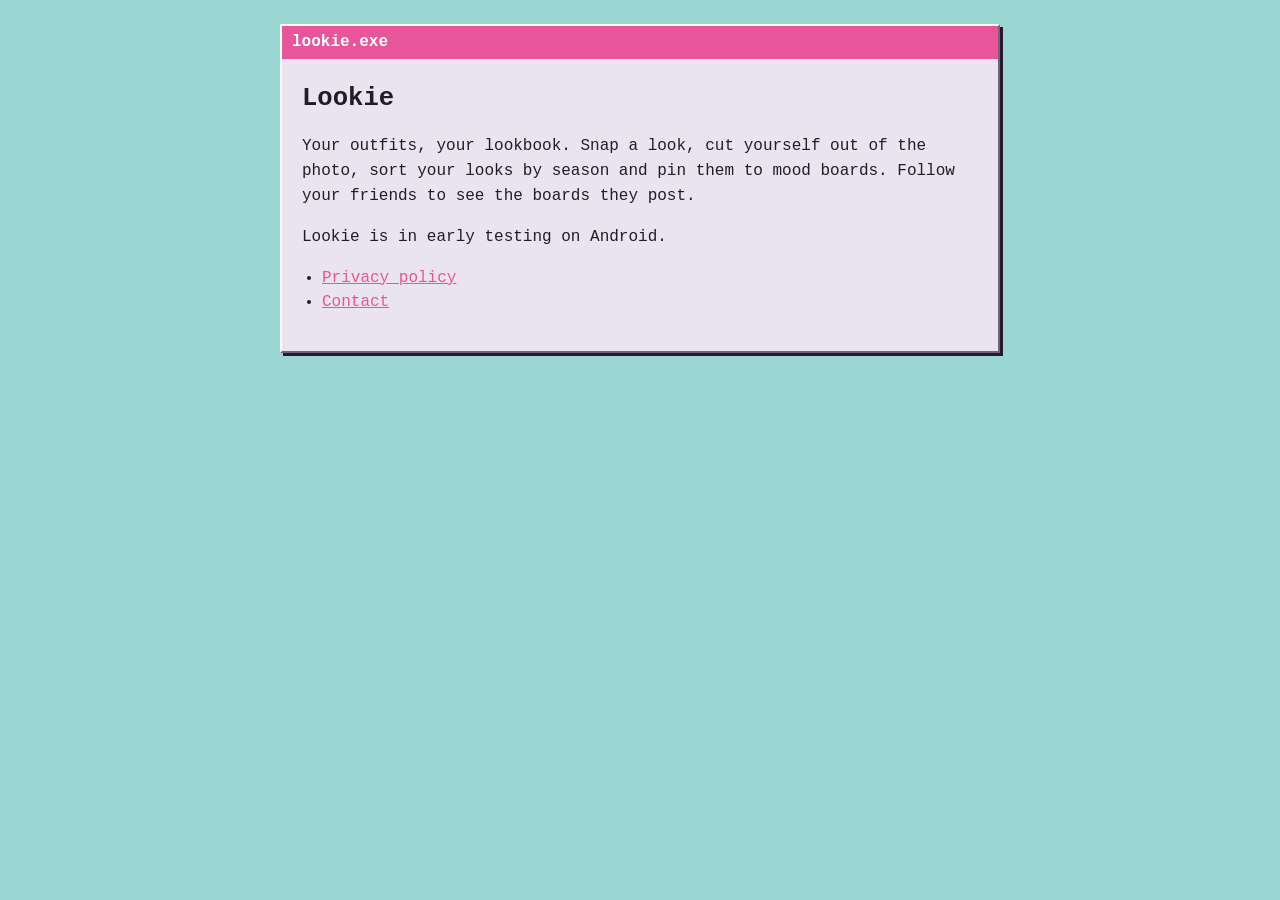
<file: index.html>
<!doctype html>
<html lang="en">
<head>
<meta charset="utf-8">
<meta name="viewport" content="width=device-width, initial-scale=1">
<title>Lookie</title>
<link rel="stylesheet" href="style.css">
</head>
<body>
<main class="window">
  <div class="titlebar">lookie.exe</div>
  <div class="content">
    <h1>Lookie</h1>
    <p>Your outfits, your lookbook. Snap a look, cut yourself out of the photo, sort your looks by season and pin them to mood boards. Follow your friends to see the boards they post.</p>
    <p>Lookie is in early testing on Android.</p>
    <ul>
      <li><a href="privacy.html">Privacy policy</a></li>
      <li><a href="mailto:d.lieu93@gmail.com">Contact</a></li>
    </ul>
  </div>
</main>
</body>
</html>
</file>
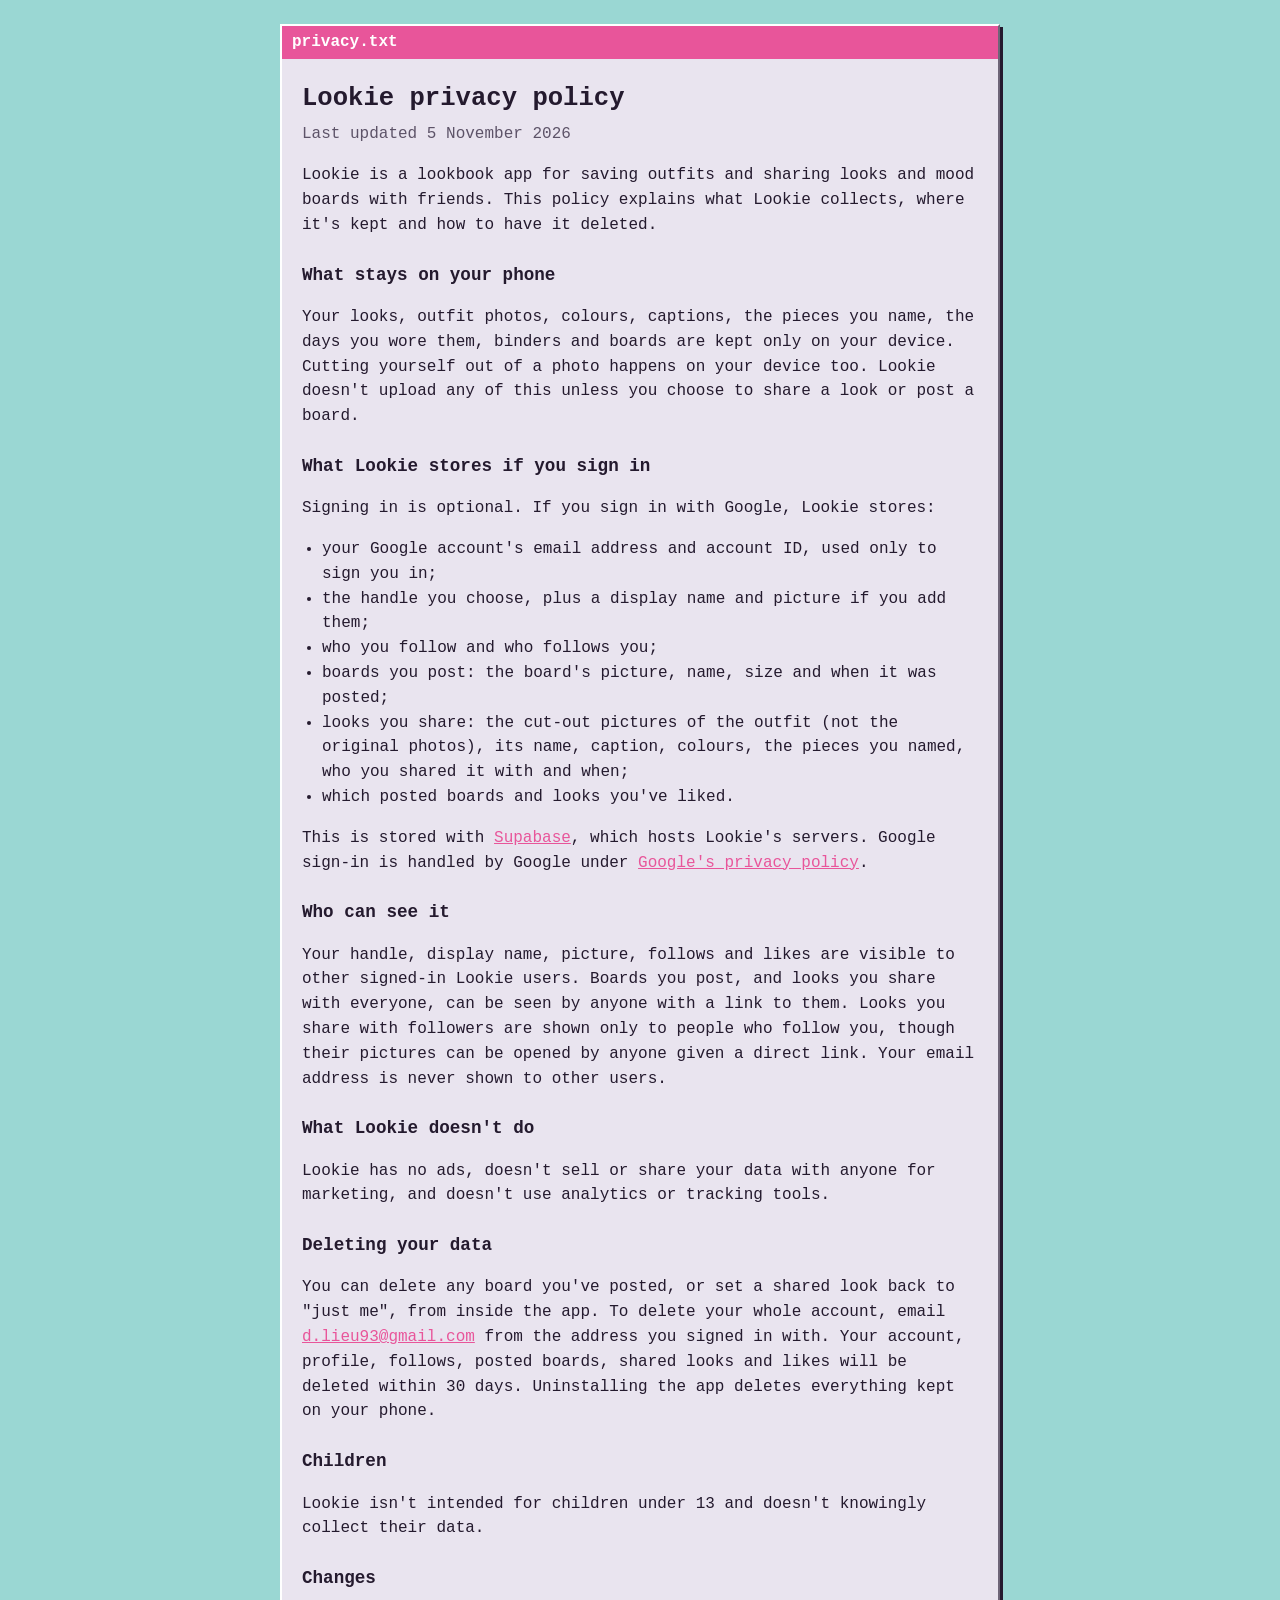
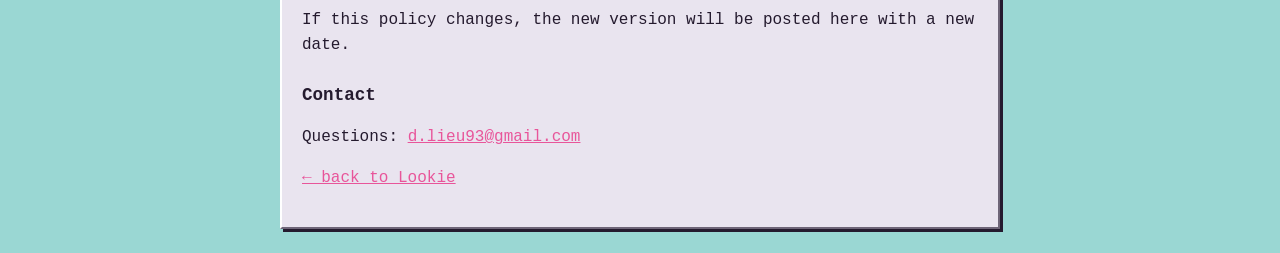
<file: privacy.html>
<!doctype html>
<html lang="en">
<head>
<meta charset="utf-8">
<meta name="viewport" content="width=device-width, initial-scale=1">
<title>Lookie privacy policy</title>
<link rel="stylesheet" href="style.css">
</head>
<body>
<main class="window">
  <div class="titlebar">privacy.txt</div>
  <div class="content">
    <h1>Lookie privacy policy</h1>
    <p class="muted">Last updated 5 November 2026</p>

    <p>Lookie is a lookbook app for saving outfits and sharing looks and mood boards with friends. This policy explains what Lookie collects, where it's kept and how to have it deleted.</p>

    <h2>What stays on your phone</h2>
    <p>Your looks, outfit photos, colours, captions, the pieces you name, the days you wore them, binders and boards are kept only on your device. Cutting yourself out of a photo happens on your device too. Lookie doesn't upload any of this unless you choose to share a look or post a board.</p>

    <h2>What Lookie stores if you sign in</h2>
    <p>Signing in is optional. If you sign in with Google, Lookie stores:</p>
    <ul>
      <li>your Google account's email address and account ID, used only to sign you in;</li>
      <li>the handle you choose, plus a display name and picture if you add them;</li>
      <li>who you follow and who follows you;</li>
      <li>boards you post: the board's picture, name, size and when it was posted;</li>
      <li>looks you share: the cut-out pictures of the outfit (not the original photos), its name, caption, colours, the pieces you named, who you shared it with and when;</li>
      <li>which posted boards and looks you've liked.</li>
    </ul>
    <p>This is stored with <a href="https://supabase.com/privacy">Supabase</a>, which hosts Lookie's servers. Google sign-in is handled by Google under <a href="https://policies.google.com/privacy">Google's privacy policy</a>.</p>

    <h2>Who can see it</h2>
    <p>Your handle, display name, picture, follows and likes are visible to other signed-in Lookie users. Boards you post, and looks you share with everyone, can be seen by anyone with a link to them. Looks you share with followers are shown only to people who follow you, though their pictures can be opened by anyone given a direct link. Your email address is never shown to other users.</p>

    <h2>What Lookie doesn't do</h2>
    <p>Lookie has no ads, doesn't sell or share your data with anyone for marketing, and doesn't use analytics or tracking tools.</p>

    <h2>Deleting your data</h2>
    <p>You can delete any board you've posted, or set a shared look back to "just me", from inside the app. To delete your whole account, email <a href="mailto:d.lieu93@gmail.com?subject=Delete%20my%20Lookie%20account">d.lieu93@gmail.com</a> from the address you signed in with. Your account, profile, follows, posted boards, shared looks and likes will be deleted within 30 days. Uninstalling the app deletes everything kept on your phone.</p>

    <h2>Children</h2>
    <p>Lookie isn't intended for children under 13 and doesn't knowingly collect their data.</p>

    <h2>Changes</h2>
    <p>If this policy changes, the new version will be posted here with a new date.</p>

    <h2>Contact</h2>
    <p>Questions: <a href="mailto:d.lieu93@gmail.com">d.lieu93@gmail.com</a></p>

    <p><a href="./">&larr; back to Lookie</a></p>
  </div>
</main>
</body>
</html>
</file>
<file: style.css>
:root {
  --desk: #9ad7d3;
  --face: #e9e4ef;
  --ink: #241a2e;
  --muted: #5d5368;
  --pink: #e8559a;
  --light: #ffffff;
  --dark: #6e6578;
}
* { box-sizing: border-box; }
body {
  margin: 0;
  min-height: 100vh;
  background: var(--desk);
  color: var(--ink);
  font: 16px/1.55 "Courier New", ui-monospace, monospace;
  padding: 24px 16px;
}
.window {
  max-width: 720px;
  margin: 0 auto;
  background: var(--face);
  border: 2px solid;
  border-color: var(--light) var(--dark) var(--dark) var(--light);
  box-shadow: 3px 3px 0 var(--ink);
}
.titlebar {
  background: var(--pink);
  color: #fff;
  font-weight: bold;
  padding: 4px 10px;
}
.content { padding: 8px 20px 20px; }
h1 { font-size: 1.6rem; margin: 12px 0 4px; }
h2 { font-size: 1.1rem; margin: 24px 0 4px; }
a { color: var(--pink); }
.muted { color: var(--muted); margin-top: 0; }
ul { padding-left: 20px; }
</file>
